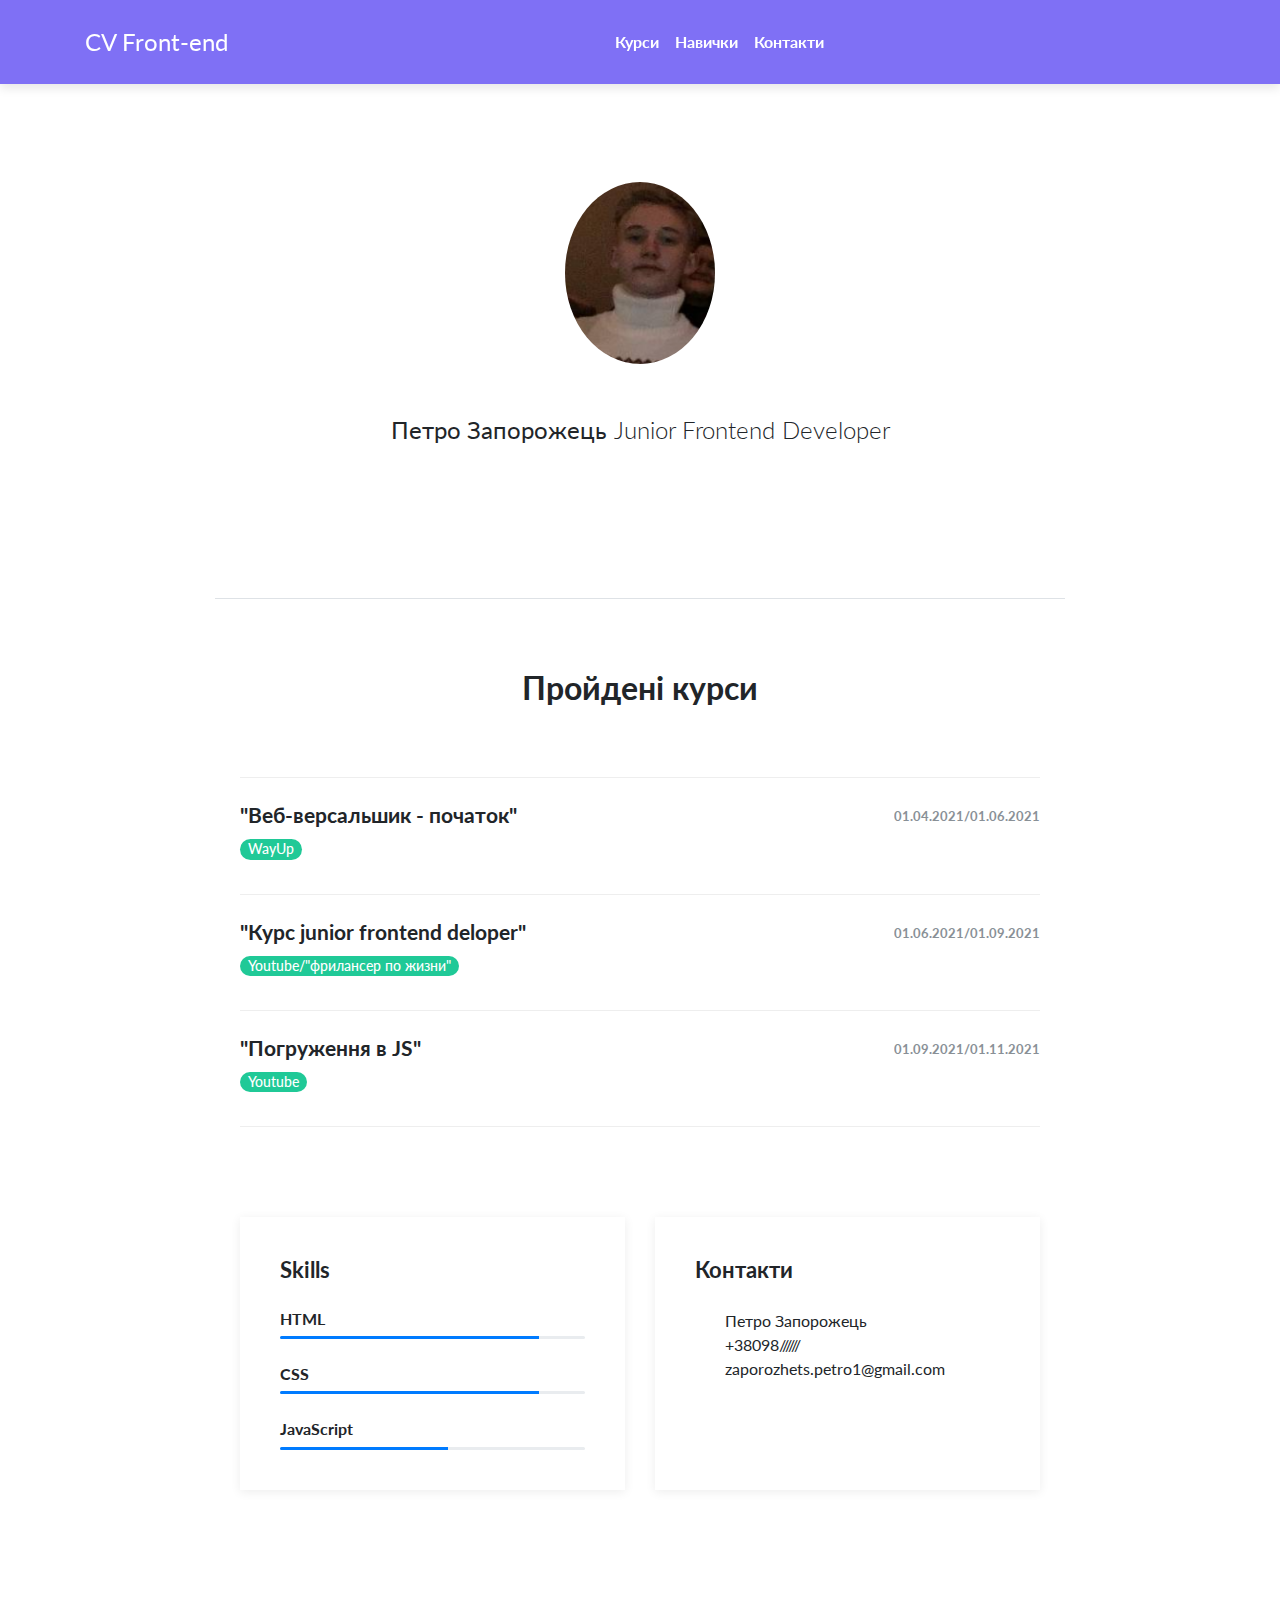
<file: index/index.html>
<!DOCTYPE html>
<html>
  <head>
    <meta charset="utf-8">
    <meta name="viewport" content="width=device-width, initial-scale=1">
    <title>cv petro zaporozhets</title>
    <link rel="stylesheet" href="https://maxcdn.bootstrapcdn.com/bootstrap/4.0.0/css/bootstrap.min.css">
    <link rel="stylesheet" href="https://code.ionicframework.com/ionicons/2.0.1/css/ionicons.min.css">
    <link rel="stylesheet" type="text/css" href="css/style.css">
  </head>
  <body>
   <nav class="navbar fixed-top navbar-expand-lg navbar-dark page-navbar gradient">
      <div class="container">
        <a class="navbar-brand logo" href="#">CV Front-end</a>
        <button class="navbar-toggler" type="button" data-toggle="collapse" data-target="#navbarNav" aria-controls="navbarNav" aria-expanded="false" aria-label="Toggle navigation">
          <span class="navbar-toggler-icon"></span>
        </button>
        <div class="collapse navbar-collapse" id="navbarNav">
            <ul class="navbar-nav mx-auto">
              <li class="nav-item item">
                <li class="nav-item item">
                    <a class="nav-link" href="#education">Курси</a>
                </li>
                <li class="nav-item item">
                  <a class="nav-link" href="#skills">Навички</a>
                </li>
                <li class="nav-item item">
                    <a class="nav-link" href="#hobbies">Контакти</a>
                </li>
              </li>
            </ul>
          </div>
      </div>
    </nav>
    <main class="page cv-page">
      <section class="cv-block block-intro border-bottom">
        <div class="container">
          <div class="avatar">
            <img class="img-fluid rounded-circle" src="img/photo.png">
          </div>
          <p><strong>Петро Запорожець</strong> Junior Frontend Developer</p>
        </div>
      </section>
      <section class="cv-block info">
        <div class="container">
          <div class="education group" id="education">
            <h2 class="text-center">Пройдені курси</h2>
            <div class="item">
              <div class="row">
                <div class="col-md-6">
                  <h3>"Веб-версальшик - початок"</h3>
                  <h4 class="organization">WayUp</h4>
                </div>
                <div class="col-md-6">
                  <time class="period">01.04.2021/01.06.2021</time>
                </div>
              </div>
              <p class="text-muted"></p>
            </div>
            <div class="item">
              <div class="row">
                <div class="col-md-6">
                  <h3>"Курс junior frontend deloper"</h3>
                  <h4 class="organization">Youtube/"фрилансер по жизни"</h4>
                </div>
                <div class="col-md-6">
                  <time class="period">01.06.2021/01.09.2021</time>
                </div>
              </div>
              <p class="text-muted"></p>
            </div>
              <div class="item">
              <div class="row">
                <div class="col-md-6">
                  <h3>"Погруження в JS"</h3>
                  <h4 class="organization">Youtube</h4>
                </div>
                <div class="col-md-6">
                  <time class="period">01.09.2021/01.11.2021</time>
                </div>
              </div>
              <p class="text-muted"></p>
            </div>
          </div>
          <div class="group" id="skills">
            <div class="row">
              <div class="col-md-6">
                <div class="skills info-card">
                  <h2>Skills</h2>
                  <h3>HTML</h3>
                  <div class="progress">
                    <div class="progress-bar" role="progressbar" aria-valuenow="70"
                    aria-valuemin="0" aria-valuemax="100" style="width:85%">
                    </div>
                  </div>
                  <h3>CSS</h3>
                  <div class="progress">
                    <div class="progress-bar" role="progressbar" aria-valuenow="70"
                    aria-valuemin="0" aria-valuemax="100" style="width:85%">
                    </div>
                  </div>
                  <h3>JavaScript</h3>
                  <div class="progress">
                    <div class="progress-bar" role="progressbar" aria-valuenow="70"
                    aria-valuemin="0" aria-valuemax="100" style="width:55%">
                    </div>
                  </div>
                </div>
              </div>
              <div class="col-md-6">
                <div class="contact-info info-card">
                  <h2>Контакти</h2>
                  <div class="row">
                    <div class="col-1">
                                          </div>
                  </div>
                  <div class="row">
                    <div class="col-1">
                        <i class="ion-person icon"></i>
                    </div>
                    <div class="col-9">
                      <span>Петро Запорожець</span>
                    </div>
                  </div>
                  <div class="row">
                    <div class="col-1">
                      <i class="ion-ios-telephone icon"></i>
                    </div>
                    <div class="col-9">
                      <span>+38098//////</span>
                    </div>
                  </div>
                  <div class="row">
                    <div class="col-1">
                      <i class="ion-at icon"></i>
                    </div>
                    <div class="col-9">
                      <span>zaporozhets.petro1@gmail.com</span>
                    </div>
                  </div>
                </div>
              </div>
            </div>
          </div>
        </div>
      </section>
    </main>
  </body>
  <script src="https://code.jquery.com/jquery-3.2.1.min.js"></script>
  <script src="https://maxcdn.bootstrapcdn.com/bootstrap/4.0.0/js/bootstrap.min.js"></script>
  <script src="js/script.js"></script>
</html>
</file>
<file: index/css/style.css>
@import url("https://fonts.googleapis.com/css?family=Lato:300,400");

body{
     font-family: 'Lato', sans-serif;
}

.page-navbar.navbar{
    box-shadow: 0 4px 10px rgba(0, 0, 0, 0.1);
}

.page-navbar .navbar-nav .nav-item a{
    font-weight: bold;
}

.page-navbar.navbar-dark .navbar-nav .nav-link {
    color: #fff;
}

.page-navbar .logo{
    font-size: 1.5rem;
}

.page-navbar.fixed-top + .page{
    padding-top: 62px;
}


.gradient{
    background: #7f70f5;
    color: #fff !important;
}

.cv-block{
    padding-bottom: 60px;
    padding-top: 60px;
}

.cv-block.block-intro{
    text-align: center;
    max-width: 850px;
    margin: auto;
}



.cv-block.block-intro p{
    font-size: 1.5em;
    font-weight: 300;
    margin-bottom: 30px;
}

.cv-block.block-intro .btn {
  padding: 0.375rem 1rem;
  border-radius: 2em;
 }

.cv-block.block-intro .avatar{
    width: 150px;
    height: 200px;
    background-size: cover;
    background-repeat: no-repeat;
    margin: auto;
    border-radius: 100px;
    margin-bottom: 30px;
}

.cv-block.info{
    padding-top: 70px;
}

.cv-block.info h2{
    font-weight: bold;
    margin-bottom: 70px;
}

.cv-block.info h3{
    font-size: 1.3rem;
}

.cv-block.info .group{
    max-width: 800px;
    margin: auto;
}

.cv-block.info .group:not(:first-child){
    margin-top: 90px;
}

.cv-block.info .group .period{
    font-size: 0.8rem;
    float: none;
    font-weight: bold;
    margin-top: 4px;
    color: #6c757d;
    opacity: 0.8;
}

.cv-block.info .group .organization{
    font-size: 0.85em;
    background-color: #0ea0ff;
    display: inline-block;
    color: #fff;
    padding: 2px 8px;
    border-radius: 2em;
}

.cv-block.info .education.group .organization{
    background-color: #20c997; 
}

.cv-block.info .group .item{
    padding-bottom: 10px;
    margin-bottom: 25px;
    border-bottom: 1px solid #eee;
}

.cv-block.info .group h2 + .item{
    padding-top:25px;
    border-top: 1px solid #eee;
}

.cv-block.info .group .item .row{
    margin-bottom: 5px;
}
.cv-block.info .education h3{
    font-weight: bold;
}
.cv-block .info-card{
    padding: 40px;
    box-shadow: 0px 2px 10px rgba(0, 0, 0, 0.075);
    height: 100%;
}

.cv-block .info-card h2{
    margin-top: 0;
    margin-bottom: 24px !important;
    font-size: 1.4rem;
}

.cv-block .info-card.skills h3{
    margin-top: 25px;
    font-size: 1rem;
    font-weight: bold;
}

.cv-block .info-card.skills .progress{
    height: 3px;
}

.cv-block .info-card.contact-info .icon{
    font-size: 1.3em;
    color: #c9c9c9;
    position: relative;
    bottom: 4px;
}

@media (min-width: 768px) {

    .cv-block {
        padding-bottom: 120px;
        padding-top: 120px; 
    }

    .cv-block.info .group .period {
        float: right; 
    }
}

@media (min-width: 576px){
    .navbar {
        padding-top: 1.2rem;
        padding-bottom:1.2rem;
    }

    .portfolio-navbar.fixed-top + .page{
        padding-top: 6rem;
    }
}
</file>
